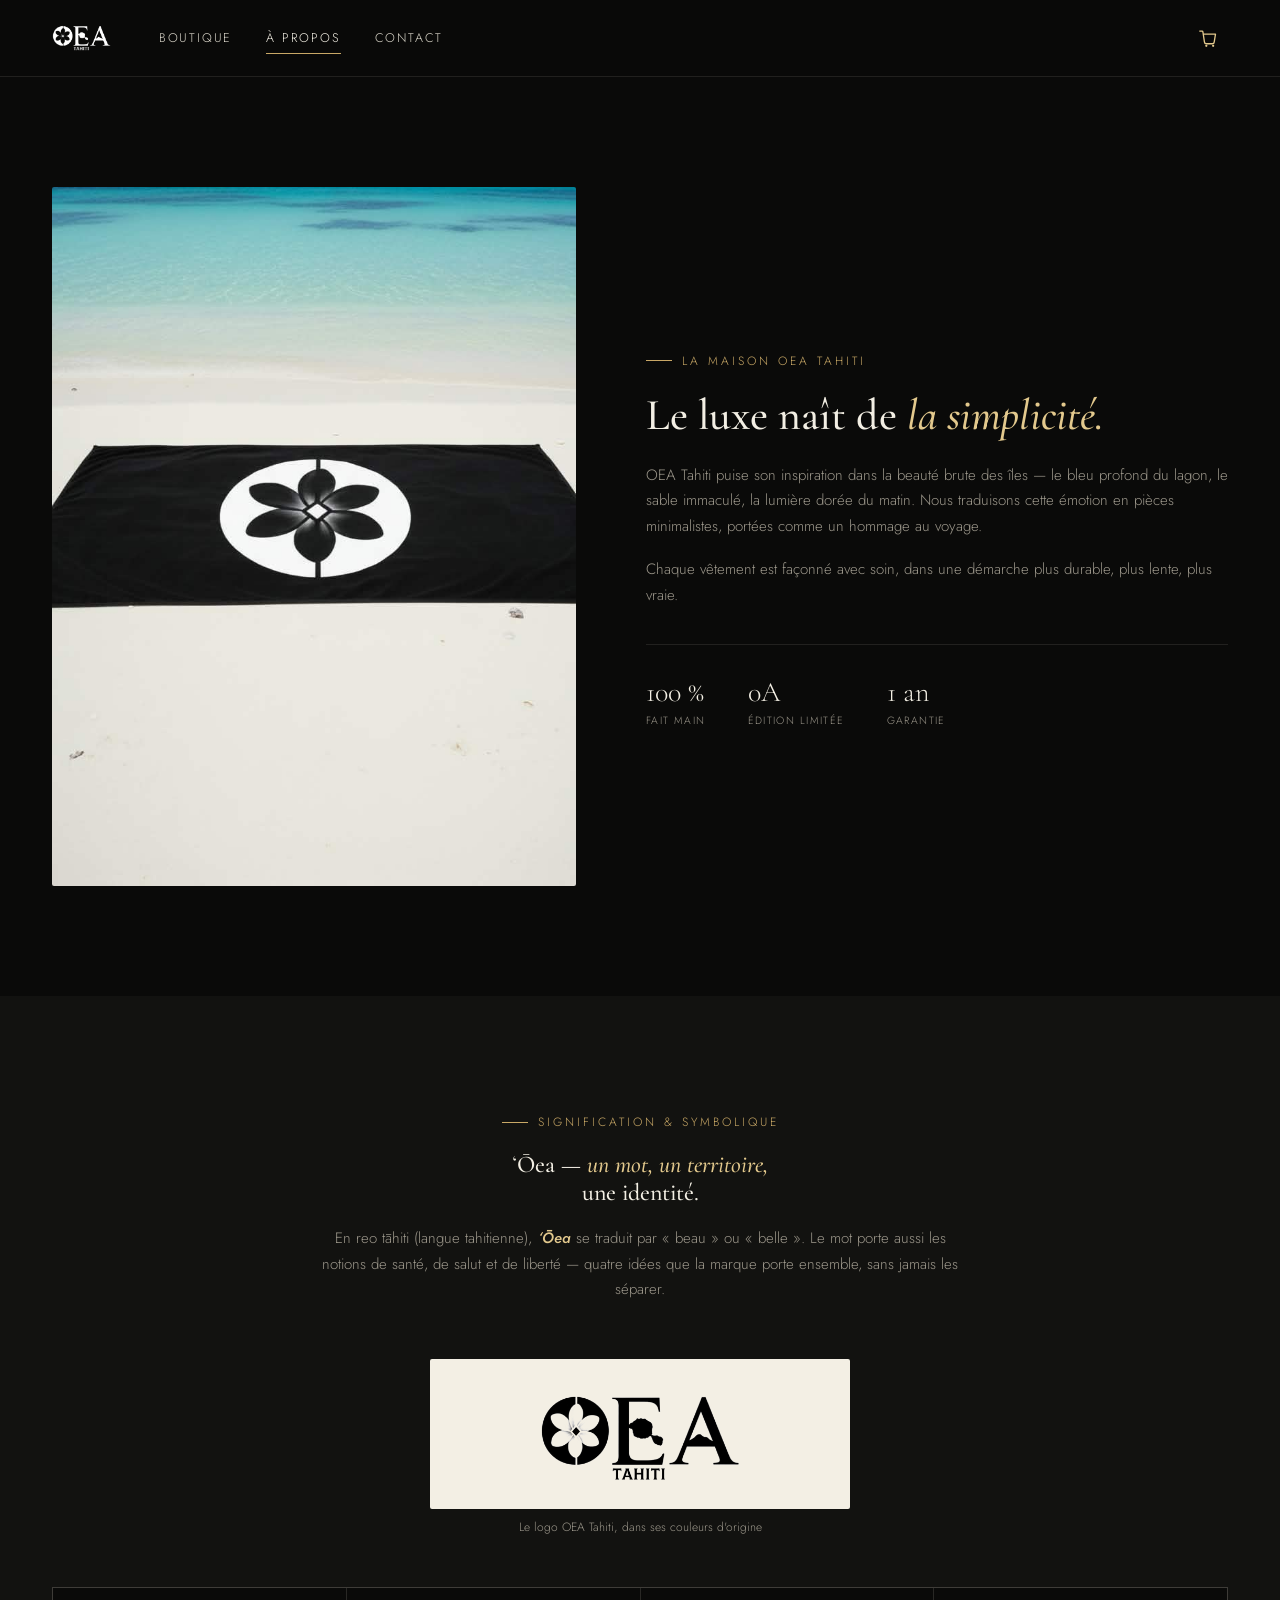
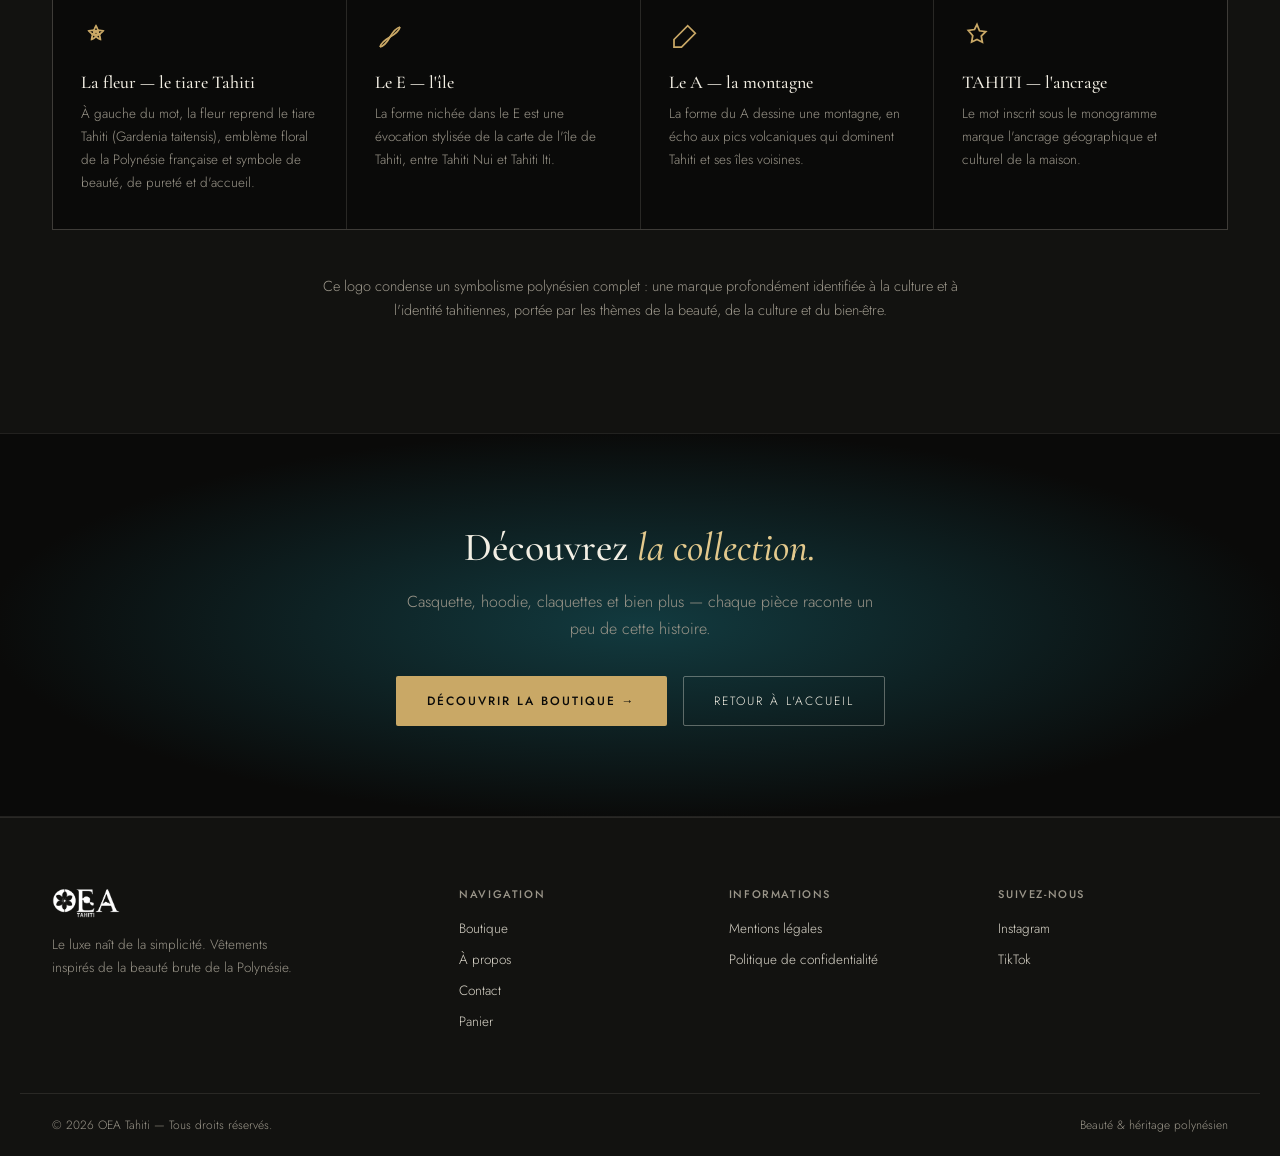
<file: oea/a-propos.html>
<!DOCTYPE html>
<html lang="fr">
<head>
<meta charset="UTF-8">
<meta name="viewport" content="width=device-width, initial-scale=1.0">
<title>Signification du nom OEA Tahiti (ʻŌea) &amp; symbolique du logo</title>
<meta name="description" content="ʻŌea signifie « beau, belle » en reo tāhiti et évoque aussi la santé, le salut et la liberté. Découvrez la symbolique du logo OEA Tahiti : tiare, île, montagne, et la Maison qui les réunit.">
<link rel="manifest" href="manifest.json">
<meta name="theme-color" content="#0a0a09">
<link rel="icon" type="image/png" sizes="32x32" href="assets/icons/favicon-32.png">
<link rel="icon" type="image/png" sizes="16x16" href="assets/icons/favicon-16.png">
<link rel="apple-touch-icon" sizes="180x180" href="assets/icons/apple-touch-icon.png">
<link rel="apple-touch-icon" sizes="167x167" href="assets/icons/apple-touch-icon-167.png">
<link rel="apple-touch-icon" sizes="152x152" href="assets/icons/apple-touch-icon-152.png">
<link rel="apple-touch-icon" sizes="120x120" href="assets/icons/apple-touch-icon-120.png">
<meta name="apple-mobile-web-app-capable" content="yes">
<meta name="apple-mobile-web-app-status-bar-style" content="black-translucent">
<meta name="apple-mobile-web-app-title" content="OEA Tahiti">
<meta name="mobile-web-app-capable" content="yes">
<link rel="stylesheet" href="css/style.css">
<script type="application/ld+json">
{
  "@context": "https://schema.org",
  "@type": "AboutPage",
  "name": "Signification du nom OEA Tahiti (ʻŌea) et symbolique du logo",
  "about": {
    "@type": "Brand",
    "name": "OEA Tahiti",
    "alternateName": "ʻŌea",
    "slogan": "Beauté, santé, salut, liberté."
  },
  "description": "ʻŌea (reo tāhiti) signifie beau/belle et évoque aussi la santé, le salut et la liberté. Le logo OEA Tahiti associe la fleur de tiare, une évocation de l'île de Tahiti dans le E, une montagne dans le A, et la mention TAHITI.",
  "inLanguage": "fr-FR"
}
</script>
</head>
<body>

<header class="site-header">
  <div class="header-inner">
    <a href="index.html" class="logo" aria-label="OEA Tahiti — accueil">
      <img src="assets/images/logo-oea-mark-dark.png" alt="OEA Tahiti" class="logo-mark-img">
    </a>
    <nav class="main-nav" id="main-nav">
      <a href="boutique.html">Boutique</a>
      <a href="a-propos.html" aria-current="page">À propos</a>
      <a href="contact.html">Contact</a>
    </nav>
    <a href="panier.html" class="cart-link" aria-label="Voir le panier">
      <svg class="cart-icon" viewBox="0 0 24 24" fill="none" stroke="currentColor" stroke-width="1.5" aria-hidden="true">
        <path d="M6 7h14l-1.5 9.2a2 2 0 0 1-2 1.8H9.4a2 2 0 0 1-2-1.8L5.6 4.4A1 1 0 0 0 4.6 3.5H2" stroke-linecap="round" stroke-linejoin="round"/>
        <circle cx="9.5" cy="20.3" r="1.3" fill="currentColor" stroke="none"/>
        <circle cx="17.3" cy="20.3" r="1.3" fill="currentColor" stroke="none"/>
      </svg>
      <span class="cart-badge" data-cart-count>0</span>
    </a>
    <button class="nav-toggle" id="navToggle" aria-label="Ouvrir le menu" aria-expanded="false">☰</button>
  </div>
</header>

<main>

  <section class="section">
    <div class="container">
      <div class="split">
        <div class="split-media">
          <div class="frame">
            <img src="assets/images/produit-serviette-fleur.jpg" alt="Fleur OEA Tahiti sur serviette de plage noire, lagon turquoise en arrière-plan">
          </div>
        </div>
        <div class="split-copy">
          <span class="eyebrow">La maison OEA Tahiti</span>
          <h2>Le luxe naît de <em>la simplicité.</em></h2>
          <p>OEA Tahiti puise son inspiration dans la beauté brute des îles — le bleu profond du lagon, le sable immaculé, la lumière dorée du matin. Nous traduisons cette émotion en pièces minimalistes, portées comme un hommage au voyage.</p>
          <p>Chaque vêtement est façonné avec soin, dans une démarche plus durable, plus lente, plus vraie.</p>
          <div class="stat-row">
            <div>
              <div class="stat-num">100 %</div>
              <div class="stat-label">Fait main</div>
            </div>
            <div>
              <div class="stat-num">0A</div>
              <div class="stat-label">Édition limitée</div>
            </div>
            <div>
              <div class="stat-num">1 an</div>
              <div class="stat-label">Garantie</div>
            </div>
          </div>
        </div>
      </div>
    </div>
  </section>

  <section class="section section-alt" id="signification">
    <div class="container">
      <div class="section-lede">
        <span class="eyebrow" style="justify-content:center;">Signification &amp; symbolique</span>
        <h2>ʻŌea — <em>un mot, un territoire,</em><br>une identité.</h2>
        <p style="margin-top:20px;">En reo tāhiti (langue tahitienne), <em>ʻŌea</em> se traduit par « beau » ou « belle ». Le mot porte aussi les notions de santé, de salut et de liberté — quatre idées que la marque porte ensemble, sans jamais les séparer.</p>
      </div>

      <div class="logo-showcase-card">
        <img src="assets/images/logo-oea-mark-original.png" alt="Logo OEA Tahiti : fleur de tiare, île stylisée dans le E, montagne dans le A" loading="lazy">
      </div>
      <p class="logo-showcase-caption">Le logo OEA Tahiti, dans ses couleurs d'origine</p>

      <div class="feature-grid">
        <div class="feature-card">
          <div class="feature-icon">
            <svg viewBox="0 0 24 24" fill="none" stroke="currentColor" stroke-width="1.4"><path d="M12 3c2 3 2 6 0 9-2-3-2-6 0-9Z"/><path d="M12 3c2 3 2 6 0 9-2-3-2-6 0-9Z" transform="rotate(72 12 9)"/><path d="M12 3c2 3 2 6 0 9-2-3-2-6 0-9Z" transform="rotate(144 12 9)"/><path d="M12 3c2 3 2 6 0 9-2-3-2-6 0-9Z" transform="rotate(216 12 9)"/><path d="M12 3c2 3 2 6 0 9-2-3-2-6 0-9Z" transform="rotate(288 12 9)"/></svg>
          </div>
          <h3>La fleur — le tiare Tahiti</h3>
          <p>À gauche du mot, la fleur reprend le tiare Tahiti (Gardenia taitensis), emblème floral de la Polynésie française et symbole de beauté, de pureté et d'accueil.</p>
        </div>
        <div class="feature-card">
          <div class="feature-icon">
            <svg viewBox="0 0 24 24" fill="none" stroke="currentColor" stroke-width="1.4"><path d="M4 20c8-2 8-14 16-16"/><path d="M4 20c2-8 14-8 16-16"/></svg>
          </div>
          <h3>Le E — l'île</h3>
          <p>La forme nichée dans le E est une évocation stylisée de la carte de l'île de Tahiti, entre Tahiti Nui et Tahiti Iti.</p>
        </div>
        <div class="feature-card">
          <div class="feature-icon">
            <svg viewBox="0 0 24 24" fill="none" stroke="currentColor" stroke-width="1.4"><path d="M15 3l6 6-11 11H4v-6L15 3z"/></svg>
          </div>
          <h3>Le A — la montagne</h3>
          <p>La forme du A dessine une montagne, en écho aux pics volcaniques qui dominent Tahiti et ses îles voisines.</p>
        </div>
        <div class="feature-card">
          <div class="feature-icon">
            <svg viewBox="0 0 24 24" fill="none" stroke="currentColor" stroke-width="1.4"><path d="M12 2l2 5 5 .7-3.6 3.5.9 5-4.3-2.3L7.7 16l.9-5L5 6.7 10 6z"/></svg>
          </div>
          <h3>TAHITI — l'ancrage</h3>
          <p>Le mot inscrit sous le monogramme marque l'ancrage géographique et culturel de la maison.</p>
        </div>
      </div>

      <p style="max-width:640px; margin:44px auto 0; text-align:center; color:var(--oea-text-muted); font-size:14.5px;">Ce logo condense un symbolisme polynésien complet : une marque profondément identifiée à la culture et à l'identité tahitiennes, portée par les thèmes de la beauté, de la culture et du bien-être.</p>
    </div>
  </section>

  <section class="cta-banner">
    <div class="container">
      <h2>Découvrez <em>la collection.</em></h2>
      <p>Casquette, hoodie, claquettes et bien plus — chaque pièce raconte un peu de cette histoire.</p>
      <div class="ctas">
        <a href="boutique.html" class="btn btn-gold">Découvrir la boutique →</a>
        <a href="index.html" class="btn btn-outline">Retour à l'accueil</a>
      </div>
    </div>
  </section>

</main>

<footer class="site-footer">
  <div class="container footer-inner">
    <div class="footer-brand">
      <span class="logo">
        <img src="assets/images/logo-oea-mark-dark.png" alt="OEA Tahiti" class="logo-mark-img">
      </span>
      <p>Le luxe naît de la simplicité. Vêtements inspirés de la beauté brute de la Polynésie.</p>
    </div>
    <div class="footer-col">
      <h4>Navigation</h4>
      <a href="boutique.html">Boutique</a>
      <a href="a-propos.html">À propos</a>
      <a href="contact.html">Contact</a>
      <a href="panier.html">Panier</a>
    </div>
    <div class="footer-col">
      <h4>Informations</h4>
      <a href="mentions-legales.html">Mentions légales</a>
      <a href="politique-confidentialite.html">Politique de confidentialité</a>
    </div>
    <div class="footer-col">
      <h4>Suivez-nous</h4>
      <a href="#" target="_blank" rel="noopener">Instagram</a>
      <a href="#" target="_blank" rel="noopener">TikTok</a>
    </div>
  </div>
  <div class="footer-bottom">
    <span>© <span data-year>2026</span> OEA Tahiti — Tous droits réservés.</span>
    <span>Beauté &amp; héritage polynésien</span>
  </div>
</footer>

<script src="js/cart.js"></script>
<script src="js/main.js"></script>
</body>
</html>
</file>
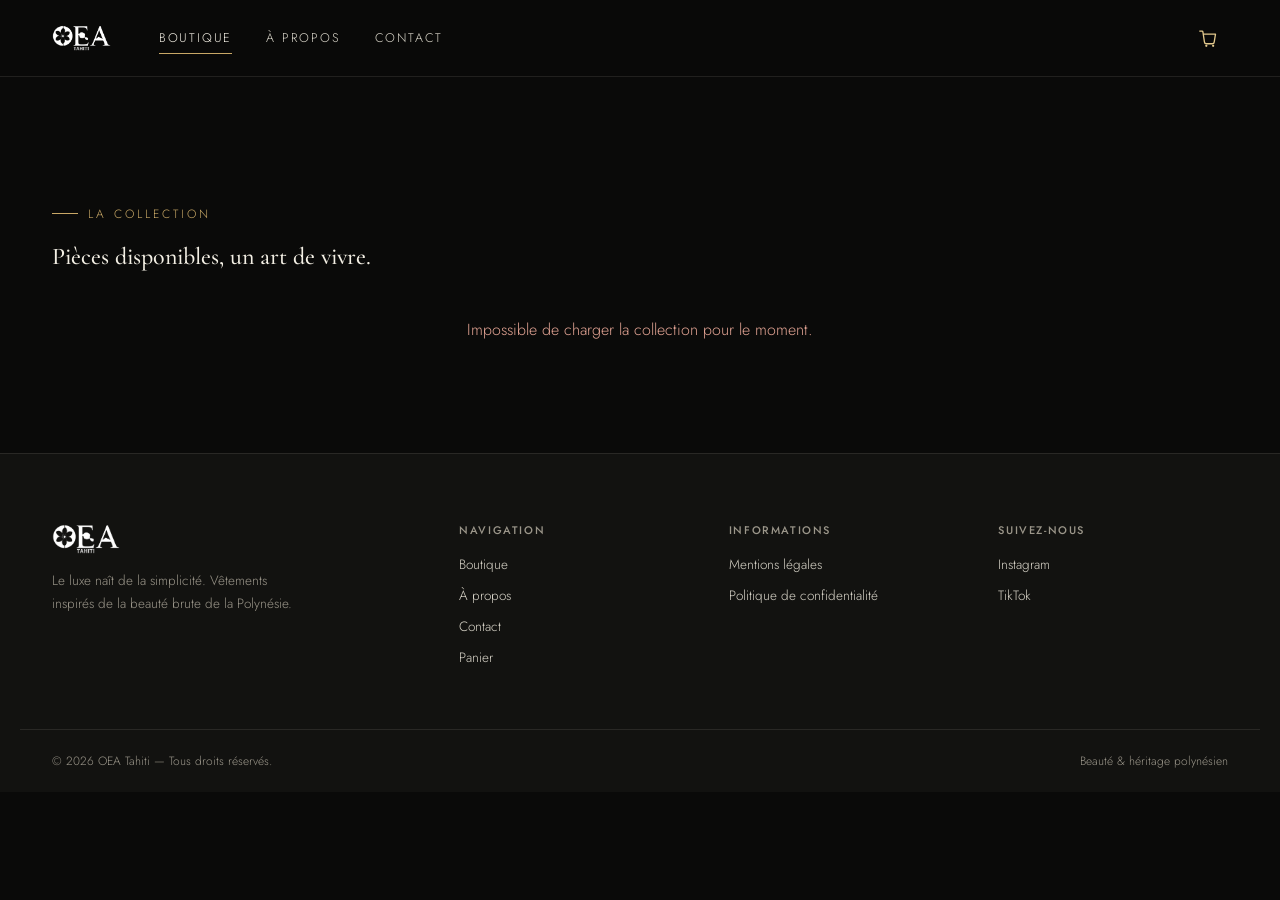
<file: oea/boutique.html>
<!DOCTYPE html>
<html lang="fr">
<head>
    <meta charset="UTF-8">
    <meta name="viewport" content="width=device-width, initial-scale=1.0">
    <title>Boutique — OEA Tahiti</title>
    <link rel="manifest" href="manifest.json">
<meta name="theme-color" content="#0a0a09">
<link rel="icon" type="image/png" sizes="32x32" href="assets/icons/favicon-32.png">
<link rel="icon" type="image/png" sizes="16x16" href="assets/icons/favicon-16.png">
<link rel="apple-touch-icon" sizes="180x180" href="assets/icons/apple-touch-icon.png">
<link rel="apple-touch-icon" sizes="167x167" href="assets/icons/apple-touch-icon-167.png">
<link rel="apple-touch-icon" sizes="152x152" href="assets/icons/apple-touch-icon-152.png">
<link rel="apple-touch-icon" sizes="120x120" href="assets/icons/apple-touch-icon-120.png">
<meta name="apple-mobile-web-app-capable" content="yes">
<meta name="apple-mobile-web-app-status-bar-style" content="black-translucent">
<meta name="apple-mobile-web-app-title" content="OEA Tahiti">
<meta name="mobile-web-app-capable" content="yes">
    <link rel="stylesheet" href="css/style.css">
</head>
<body>
<header class="site-header">
    <div class="header-inner">
        <a href="index.html" class="logo" aria-label="OEA Tahiti — accueil">
            <img src="assets/images/logo-oea-mark-dark.png" alt="OEA Tahiti" class="logo-mark-img">
        </a>
        <nav class="main-nav" id="main-nav">
            <a href="boutique.html" aria-current="page">Boutique</a>
            <a href="a-propos.html">À propos</a>
            <a href="contact.html">Contact</a>
        </nav>
        <a href="panier.html" class="cart-link" aria-label="Voir le panier">
            <svg class="cart-icon" viewBox="0 0 24 24" fill="none" stroke="currentColor" stroke-width="1.5" aria-hidden="true">
                <path d="M6 7h14l-1.5 9.2a2 2 0 0 1-2 1.8H9.4a2 2 0 0 1-2-1.8L5.6 4.4A1 1 0 0 0 4.6 3.5H2" stroke-linecap="round" stroke-linejoin="round"/>
                <circle cx="9.5" cy="20.3" r="1.3" fill="currentColor" stroke="none"/>
                <circle cx="17.3" cy="20.3" r="1.3" fill="currentColor" stroke="none"/>
            </svg>
            <span class="cart-badge" data-cart-count>0</span>
        </a>
        <button class="nav-toggle" id="navToggle" aria-label="Ouvrir le menu" aria-expanded="false">☰</button>
    </div>
</header>
<main class="section" style="padding-top: 120px;">
    <div class="container">
        <span class="eyebrow">La collection</span>
        <h2>Pièces disponibles, un art de vivre.</h2>

        <!-- Grille injectée dynamiquement par le JS depuis Airtable -->
        <div class="product-grid" id="products-grid" style="margin-top: 46px;">
            <!-- Chargement en cours... -->
        </div>
    </div>
</main>
<footer class="site-footer">
    <div class="container footer-inner">
        <div class="footer-brand">
            <span class="logo">
                <img src="assets/images/logo-oea-mark-dark.png" alt="OEA Tahiti" class="logo-mark-img">
            </span>
            <p>Le luxe naît de la simplicité. Vêtements inspirés de la beauté brute de la Polynésie.</p>
        </div>
        <div class="footer-col">
            <h4>Navigation</h4>
            <a href="boutique.html">Boutique</a>
            <a href="a-propos.html">À propos</a>
            <a href="contact.html">Contact</a>
            <a href="panier.html">Panier</a>
        </div>
        <div class="footer-col">
            <h4>Informations</h4>
            <a href="mentions-legales.html">Mentions légales</a>
            <a href="politique-confidentialite.html">Politique de confidentialité</a>
        </div>
        <div class="footer-col">
            <h4>Suivez-nous</h4>
            <a href="#" target="_blank" rel="noopener">Instagram</a>
            <a href="#" target="_blank" rel="noopener">TikTok</a>
        </div>
    </div>
    <div class="footer-bottom">
        <span>© <span data-year>2026</span> OEA Tahiti — Tous droits réservés.</span>
        <span>Beauté &amp; héritage polynésien</span>
    </div>
</footer>
<script src="js/cart.js"></script>
<script src="js/main.js"></script>
</body>
</html>
</file>
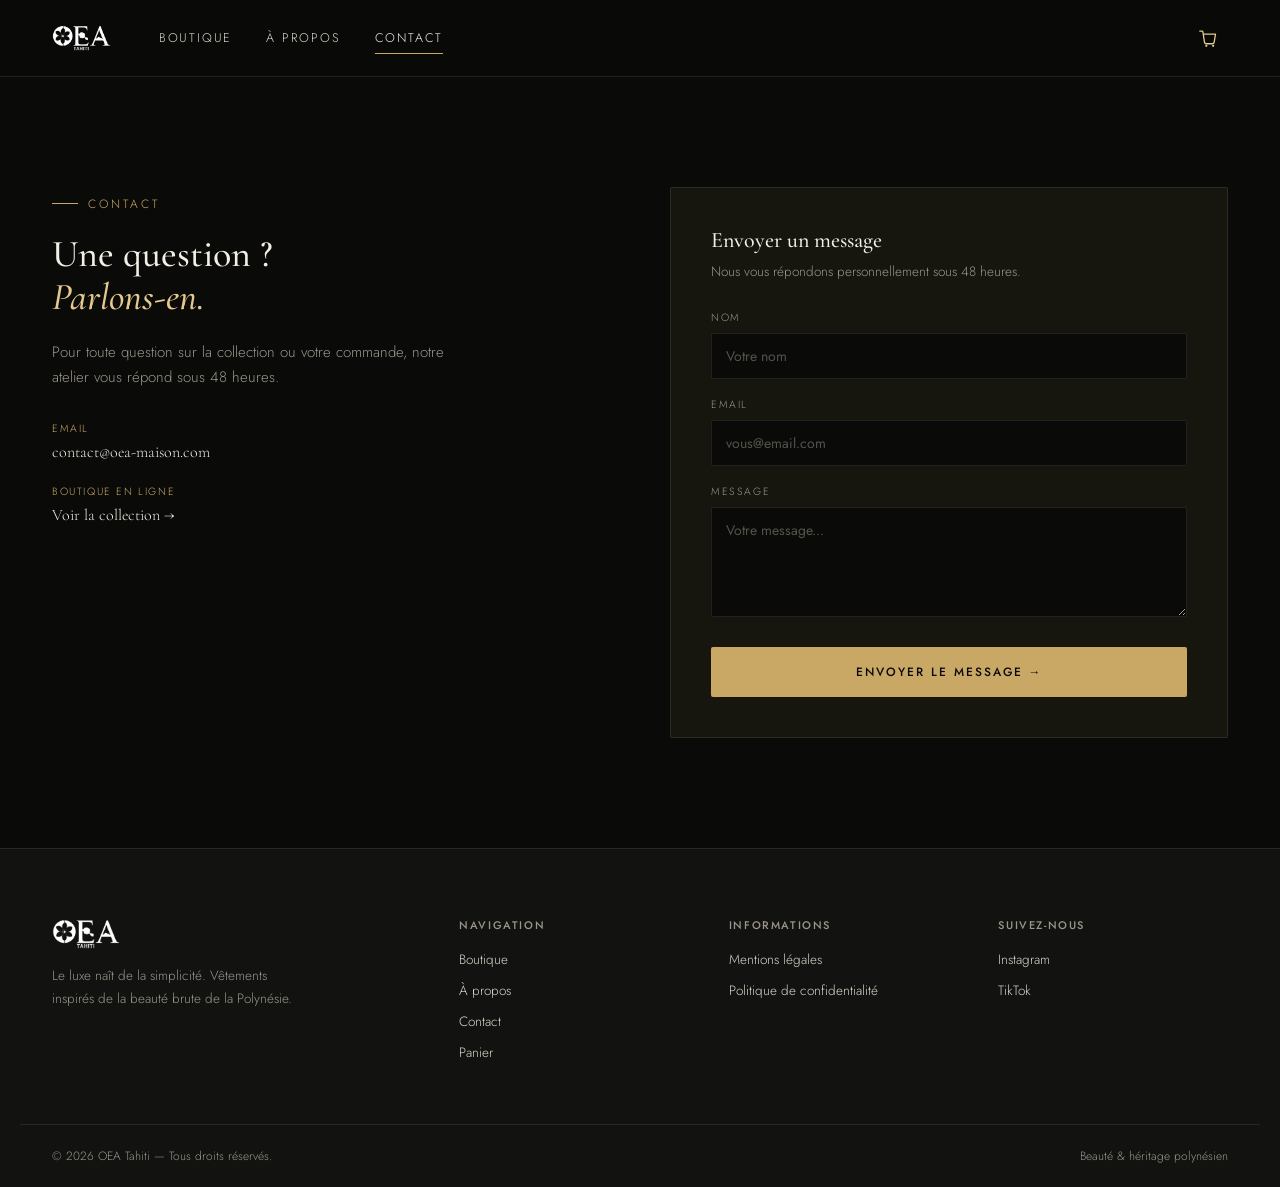
<file: oea/contact.html>
<!DOCTYPE html>
<html lang="fr">
<head>
<meta charset="UTF-8">
<meta name="viewport" content="width=device-width, initial-scale=1.0">
<title>Contact — OEA Tahiti</title>
<meta name="description" content="Contactez la maison OEA Tahiti pour toute question sur la collection ou votre commande.">
<link rel="manifest" href="manifest.json">
<meta name="theme-color" content="#0a0a09">
<link rel="icon" type="image/png" sizes="32x32" href="assets/icons/favicon-32.png">
<link rel="icon" type="image/png" sizes="16x16" href="assets/icons/favicon-16.png">
<link rel="apple-touch-icon" sizes="180x180" href="assets/icons/apple-touch-icon.png">
<link rel="apple-touch-icon" sizes="167x167" href="assets/icons/apple-touch-icon-167.png">
<link rel="apple-touch-icon" sizes="152x152" href="assets/icons/apple-touch-icon-152.png">
<link rel="apple-touch-icon" sizes="120x120" href="assets/icons/apple-touch-icon-120.png">
<meta name="apple-mobile-web-app-capable" content="yes">
<meta name="apple-mobile-web-app-status-bar-style" content="black-translucent">
<meta name="apple-mobile-web-app-title" content="OEA Tahiti">
<meta name="mobile-web-app-capable" content="yes">
<link rel="stylesheet" href="css/style.css">
</head>
<body>

<header class="site-header">
  <div class="header-inner">
    <a href="index.html" class="logo" aria-label="OEA Tahiti — accueil">
      <img src="assets/images/logo-oea-mark-dark.png" alt="OEA Tahiti" class="logo-mark-img">
    </a>
    <nav class="main-nav" id="main-nav">
      <a href="boutique.html">Boutique</a>
      <a href="a-propos.html">À propos</a>
      <a href="contact.html" aria-current="page">Contact</a>
    </nav>
    <a href="panier.html" class="cart-link" aria-label="Voir le panier">
      <svg class="cart-icon" viewBox="0 0 24 24" fill="none" stroke="currentColor" stroke-width="1.5" aria-hidden="true">
        <path d="M6 7h14l-1.5 9.2a2 2 0 0 1-2 1.8H9.4a2 2 0 0 1-2-1.8L5.6 4.4A1 1 0 0 0 4.6 3.5H2" stroke-linecap="round" stroke-linejoin="round"/>
        <circle cx="9.5" cy="20.3" r="1.3" fill="currentColor" stroke="none"/>
        <circle cx="17.3" cy="20.3" r="1.3" fill="currentColor" stroke="none"/>
      </svg>
      <span class="cart-badge" data-cart-count>0</span>
    </a>
    <button class="nav-toggle" id="navToggle" aria-label="Ouvrir le menu" aria-expanded="false">☰</button>
  </div>
</header>

<main>
  <section class="section">
    <div class="container">
      <div class="contact-grid">
        <div class="contact-info">
          <span class="eyebrow">Contact</span>
          <h2>Une question ?<br><em>Parlons-en.</em></h2>
          <p>Pour toute question sur la collection ou votre commande, notre atelier vous répond sous 48 heures.</p>

          <div class="contact-detail">
            <div class="label">Email</div>
            <div class="value">contact@oea-maison.com</div>
          </div>
          <div class="contact-detail">
            <div class="label">Boutique en ligne</div>
            <div class="value"><a href="boutique.html">Voir la collection →</a></div>
          </div>
        </div>

        <form class="devis-form" id="contactForm">
          <h3>Envoyer un message</h3>
          <p>Nous vous répondons personnellement sous 48 heures.</p>
          <div id="statusMessage" style="margin-bottom:15px; font-size:14px;"></div>

          <input type="hidden" name="access_key" value="VOTRE_CLE_WEB3FORMS_ICI">
          <input type="hidden" name="subject" value="Nouveau message — Contact OEA Tahiti">
          <input type="checkbox" name="botcheck" style="display:none">

          <div class="field field-full">
            <label for="c-nom">Nom</label>
            <input type="text" id="c-nom" name="name" placeholder="Votre nom" required>
          </div>
          <div class="field field-full">
            <label for="c-email">Email</label>
            <input type="email" id="c-email" name="email" placeholder="vous@email.com" required>
          </div>
          <div class="field field-full">
            <label for="c-message">Message</label>
            <textarea id="c-message" name="message" placeholder="Votre message..." required></textarea>
          </div>

          <button type="submit" class="btn btn-gold form-submit" id="btnSubmit">Envoyer le message →</button>
        </form>
      </div>
    </div>
  </section>
</main>

<footer class="site-footer">
  <div class="container footer-inner">
    <div class="footer-brand">
      <span class="logo">
        <img src="assets/images/logo-oea-mark-dark.png" alt="OEA Tahiti" class="logo-mark-img">
      </span>
      <p>Le luxe naît de la simplicité. Vêtements inspirés de la beauté brute de la Polynésie.</p>
    </div>
    <div class="footer-col">
      <h4>Navigation</h4>
      <a href="boutique.html">Boutique</a>
      <a href="a-propos.html">À propos</a>
      <a href="contact.html">Contact</a>
      <a href="panier.html">Panier</a>
    </div>
    <div class="footer-col">
      <h4>Informations</h4>
      <a href="mentions-legales.html">Mentions légales</a>
      <a href="politique-confidentialite.html">Politique de confidentialité</a>
    </div>
    <div class="footer-col">
      <h4>Suivez-nous</h4>
      <a href="#" target="_blank" rel="noopener">Instagram</a>
      <a href="#" target="_blank" rel="noopener">TikTok</a>
    </div>
  </div>
  <div class="footer-bottom">
    <span>© 2026 OEA Tahiti — Tous droits réservés.</span>
    <span>Beauté &amp; héritage polynésien</span>
  </div>
</footer>

<script>
  const form = document.getElementById('contactForm');
  const status = document.getElementById('statusMessage');
  const btn = document.getElementById('btnSubmit');

  form.addEventListener('submit', async (e) => {
    e.preventDefault();
    btn.disabled = true;
    btn.textContent = "Envoi en cours...";
    const formData = new FormData(form);

    try {
      const response = await fetch("https://api.web3forms.com/submit", {
        method: "POST",
        body: formData
      });
      const data = await response.json();
      if (data.success) {
        status.style.color = "#4ade80";
        status.textContent = "Message envoyé avec succès !";
        form.reset();
      } else {
        throw new Error();
      }
    } catch (err) {
      status.style.color = "#ff6b6b";
      status.textContent = "Erreur lors de l'envoi. Veuillez réessayer.";
    } finally {
      btn.disabled = false;
      btn.textContent = "Envoyer le message →";
    }
  });
</script>
<script src="js/cart.js"></script>
<script src="js/main.js"></script>
</body>
</html>
</file>
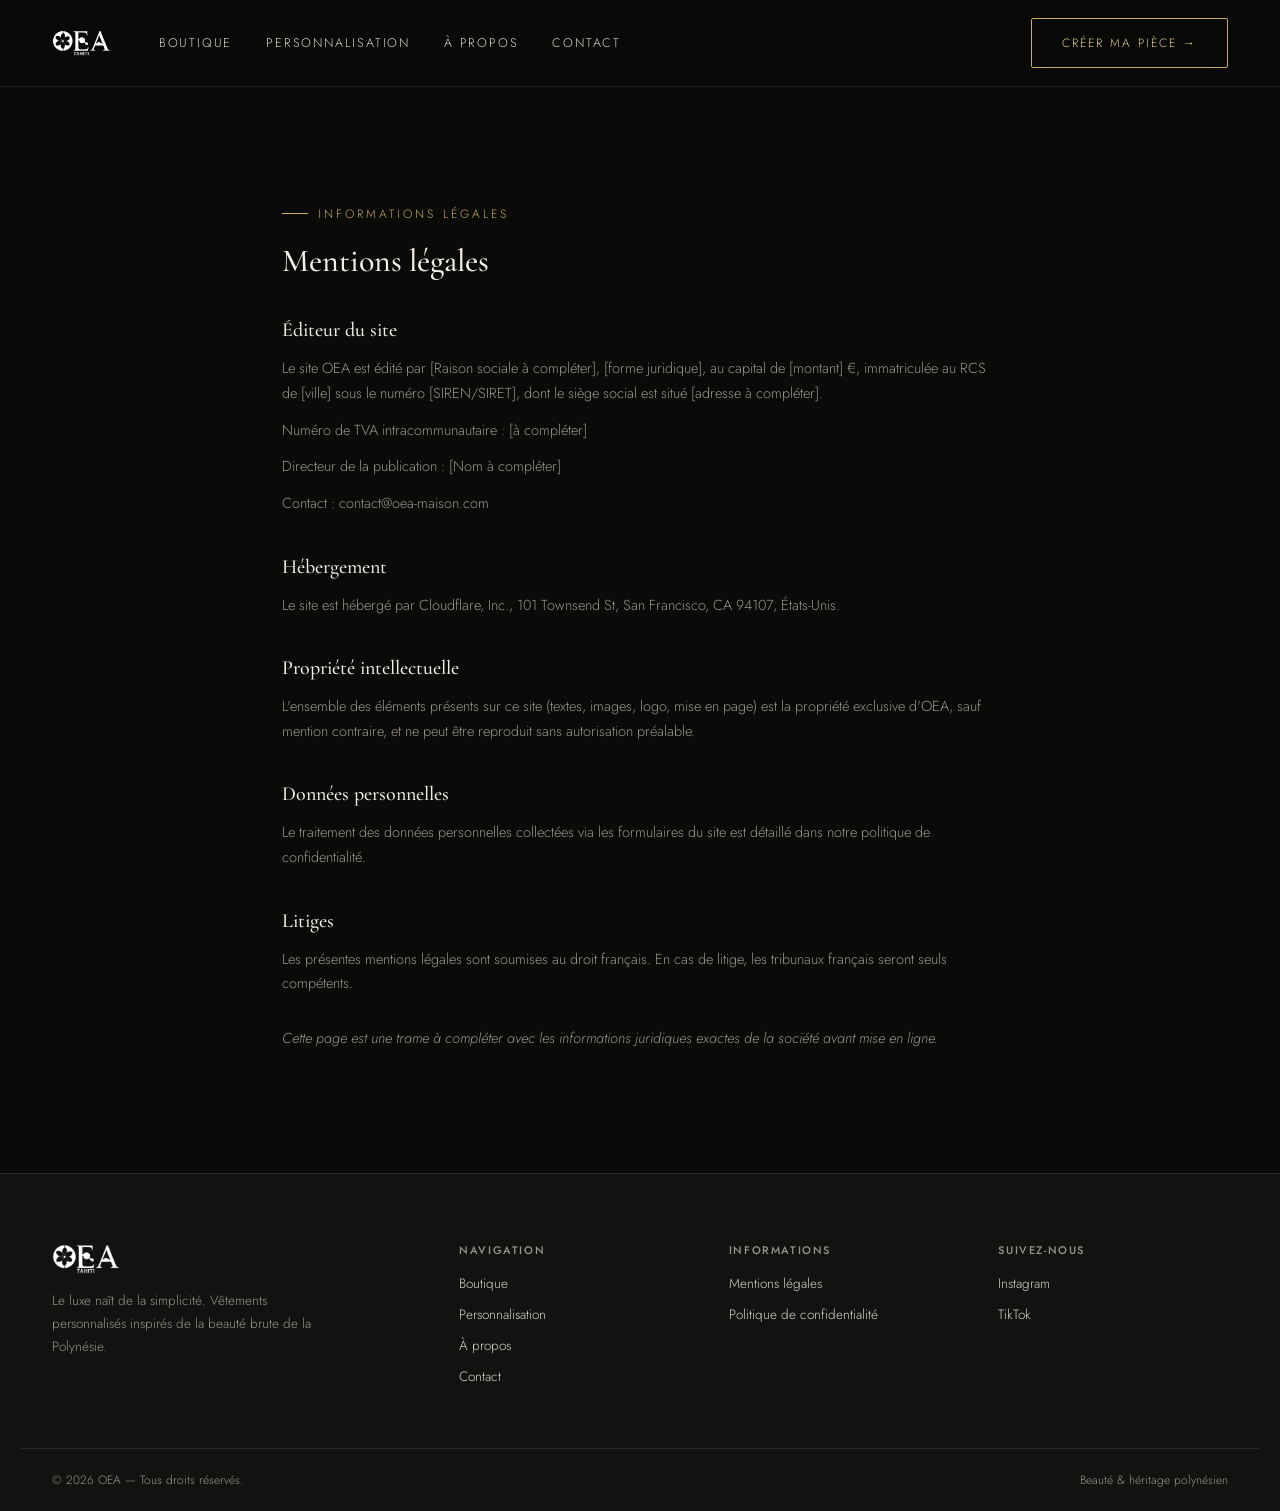
<file: oea/mentions-legales.html>
<!DOCTYPE html>
<html lang="fr">
<head>
<meta charset="UTF-8">
<meta name="viewport" content="width=device-width, initial-scale=1.0">
<title>Mentions légales — OEA</title>
<link rel="icon" href="data:,">
<link rel="stylesheet" href="css/style.css">
</head>
<body>

<header class="site-header">
  <div class="header-inner">
    <a href="index.html" class="logo" aria-label="OEA Tahiti — accueil">
      <img src="assets/images/logo-oea-mark-dark.png" alt="OEA Tahiti" class="logo-mark-img">
    </a>
    <nav class="main-nav" id="main-nav">
      <a href="boutique.html">Boutique</a>
      <a href="personnalisation.html">Personnalisation</a>
      <a href="a-propos.html">À propos</a>
      <a href="contact.html">Contact</a>
    </nav>
    <a href="personnalisation.html#devis" class="btn btn-outline-gold header-cta">Créer ma pièce →</a>
    <button class="nav-toggle" id="navToggle" aria-label="Ouvrir le menu" aria-expanded="false">☰</button>
  </div>
</header>

<main>
  <section class="section">
    <div class="container legal-content">
      <span class="eyebrow">Informations légales</span>
      <h1 style="font-size:32px; margin-bottom:30px;">Mentions légales</h1>

      <h2>Éditeur du site</h2>
      <p>Le site OEA est édité par [Raison sociale à compléter], [forme juridique], au capital de [montant] €, immatriculée au RCS de [ville] sous le numéro [SIREN/SIRET], dont le siège social est situé [adresse à compléter].</p>
      <p>Numéro de TVA intracommunautaire : [à compléter]</p>
      <p>Directeur de la publication : [Nom à compléter]</p>
      <p>Contact : contact@oea-maison.com</p>

      <h2>Hébergement</h2>
      <p>Le site est hébergé par Cloudflare, Inc., 101 Townsend St, San Francisco, CA 94107, États-Unis.</p>

      <h2>Propriété intellectuelle</h2>
      <p>L'ensemble des éléments présents sur ce site (textes, images, logo, mise en page) est la propriété exclusive d'OEA, sauf mention contraire, et ne peut être reproduit sans autorisation préalable.</p>

      <h2>Données personnelles</h2>
      <p>Le traitement des données personnelles collectées via les formulaires du site est détaillé dans notre <a href="politique-confidentialite.html">politique de confidentialité</a>.</p>

      <h2>Litiges</h2>
      <p>Les présentes mentions légales sont soumises au droit français. En cas de litige, les tribunaux français seront seuls compétents.</p>

      <p style="margin-top:30px; font-style:italic;">Cette page est une trame à compléter avec les informations juridiques exactes de la société avant mise en ligne.</p>
    </div>
  </section>
</main>

<footer class="site-footer">
  <div class="container footer-inner">
    <div class="footer-brand">
      <span class="logo">
        <img src="assets/images/logo-oea-mark-dark.png" alt="OEA Tahiti" class="logo-mark-img">
      </span>
      <p>Le luxe naît de la simplicité. Vêtements personnalisés inspirés de la beauté brute de la Polynésie.</p>
    </div>
    <div class="footer-col">
      <h4>Navigation</h4>
      <a href="boutique.html">Boutique</a>
      <a href="personnalisation.html">Personnalisation</a>
      <a href="a-propos.html">À propos</a>
      <a href="contact.html">Contact</a>
    </div>
    <div class="footer-col">
      <h4>Informations</h4>
      <a href="mentions-legales.html">Mentions légales</a>
      <a href="politique-confidentialite.html">Politique de confidentialité</a>
    </div>
    <div class="footer-col">
      <h4>Suivez-nous</h4>
      <a href="#" target="_blank" rel="noopener">Instagram</a>
      <a href="#" target="_blank" rel="noopener">TikTok</a>
    </div>
  </div>
  <div class="footer-bottom">
    <span>© <span data-year>2026</span> OEA — Tous droits réservés.</span>
    <span>Beauté &amp; héritage polynésien</span>
  </div>
</footer>

<script src="js/main.js"></script>
</body>
</html>
</file>
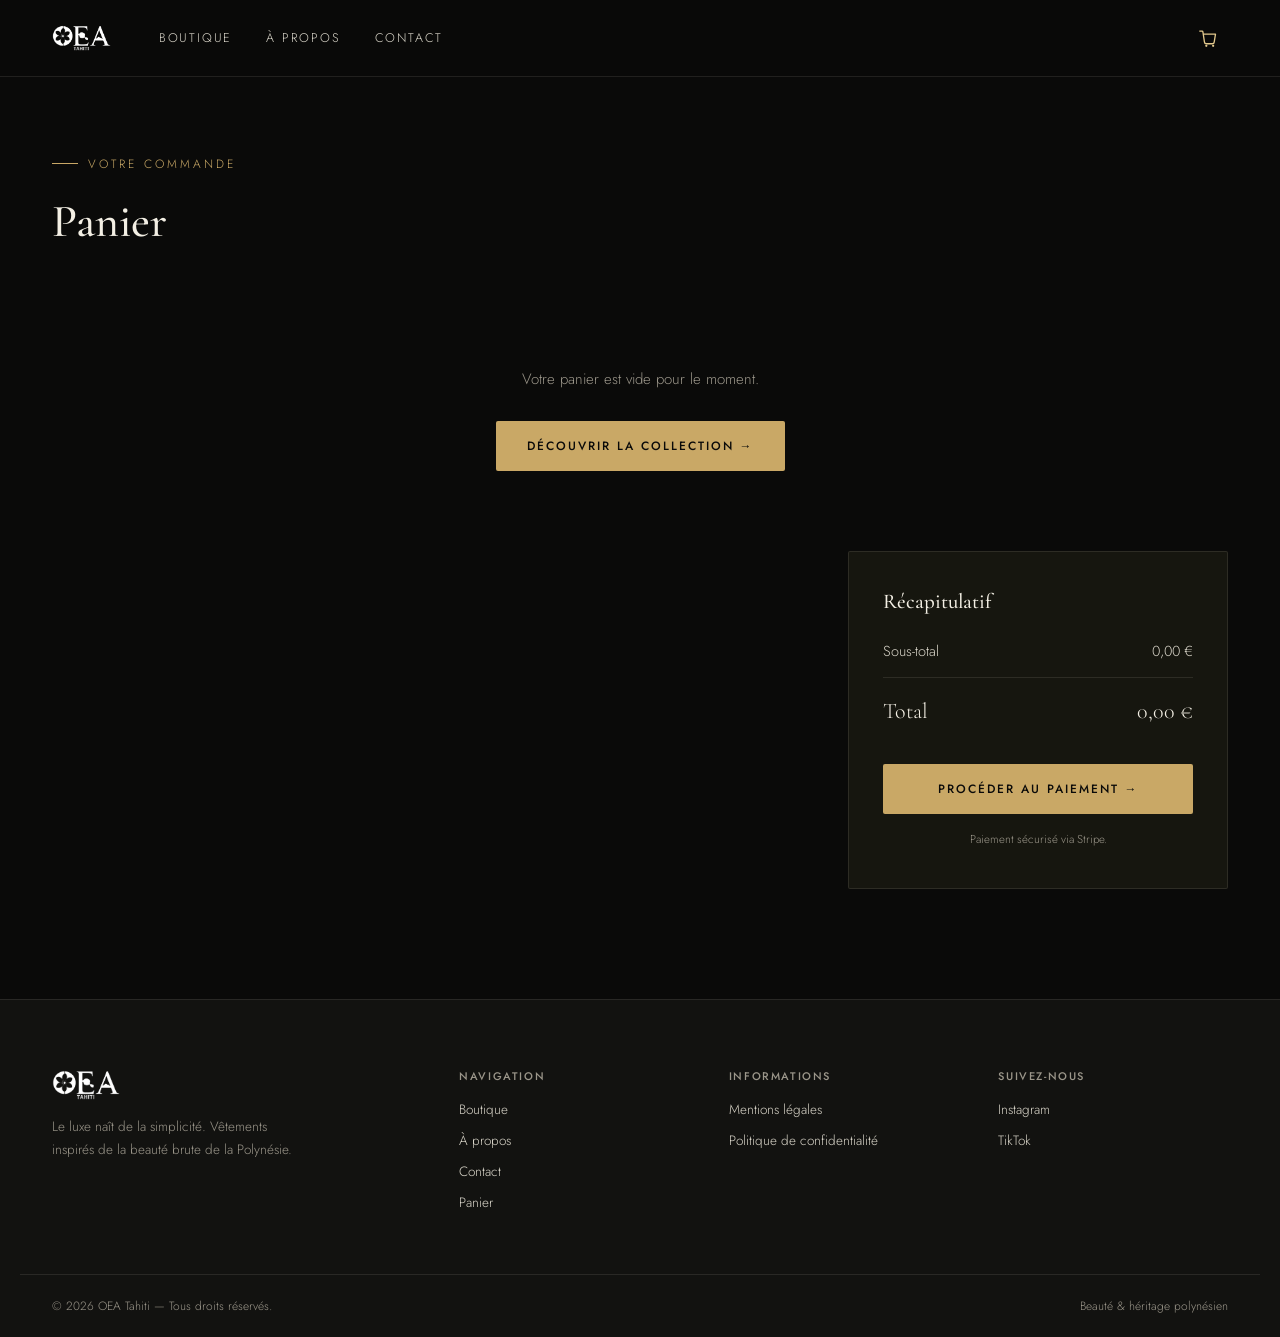
<file: oea/panier.html>
<!DOCTYPE html>
<html lang="fr">
<head>
<meta charset="UTF-8">
<meta name="viewport" content="width=device-width, initial-scale=1.0">
<title>Panier — OEA Tahiti</title>
<meta name="description" content="Votre panier OEA Tahiti — vérifiez vos articles avant de procéder au paiement sécurisé.">
<link rel="manifest" href="manifest.json">
<meta name="theme-color" content="#0a0a09">
<link rel="icon" type="image/png" sizes="32x32" href="assets/icons/favicon-32.png">
<link rel="icon" type="image/png" sizes="16x16" href="assets/icons/favicon-16.png">
<link rel="apple-touch-icon" sizes="180x180" href="assets/icons/apple-touch-icon.png">
<link rel="apple-touch-icon" sizes="167x167" href="assets/icons/apple-touch-icon-167.png">
<link rel="apple-touch-icon" sizes="152x152" href="assets/icons/apple-touch-icon-152.png">
<link rel="apple-touch-icon" sizes="120x120" href="assets/icons/apple-touch-icon-120.png">
<meta name="apple-mobile-web-app-capable" content="yes">
<meta name="apple-mobile-web-app-status-bar-style" content="black-translucent">
<meta name="apple-mobile-web-app-title" content="OEA Tahiti">
<meta name="mobile-web-app-capable" content="yes">
<link rel="stylesheet" href="css/style.css">
</head>
<body>

<header class="site-header">
    <div class="header-inner">
        <a href="index.html" class="logo" aria-label="OEA Tahiti — accueil">
            <img src="assets/images/logo-oea-mark-dark.png" alt="OEA Tahiti" class="logo-mark-img">
        </a>
        <nav class="main-nav" id="main-nav">
            <a href="boutique.html">Boutique</a>
            <a href="a-propos.html">À propos</a>
            <a href="contact.html">Contact</a>
        </nav>
        <a href="panier.html" class="cart-link" aria-label="Voir le panier">
            <svg class="cart-icon" viewBox="0 0 24 24" fill="none" stroke="currentColor" stroke-width="1.5" aria-hidden="true">
                <path d="M6 7h14l-1.5 9.2a2 2 0 0 1-2 1.8H9.4a2 2 0 0 1-2-1.8L5.6 4.4A1 1 0 0 0 4.6 3.5H2" stroke-linecap="round" stroke-linejoin="round"/>
                <circle cx="9.5" cy="20.3" r="1.3" fill="currentColor" stroke="none"/>
                <circle cx="17.3" cy="20.3" r="1.3" fill="currentColor" stroke="none"/>
            </svg>
            <span class="cart-badge" data-cart-count>0</span>
        </a>
        <button class="nav-toggle" id="navToggle" aria-label="Ouvrir le menu" aria-expanded="false">☰</button>
    </div>
</header>

<main>

  <section class="page-hero">
    <div class="container">
      <span class="eyebrow">Votre commande</span>
      <h1>Panier</h1>
    </div>
  </section>

  <section class="section" style="padding-top: 40px;">
    <div class="container">

      <div class="cart-empty" id="cart-empty" hidden>
        <p>Votre panier est vide pour le moment.</p>
        <a href="boutique.html" class="btn btn-gold">Découvrir la collection →</a>
      </div>

      <div class="cart-layout" id="cart-content" hidden>
        <div class="cart-lines" id="cart-lines">
          <!-- injecté par js/cart-page.js -->
        </div>

        <aside class="cart-summary">
          <h3>Récapitulatif</h3>
          <div class="cart-summary-row">
            <span>Sous-total</span>
            <span id="cart-subtotal">0,00 €</span>
          </div>
          <div class="cart-summary-row cart-summary-total">
            <span>Total</span>
            <span id="cart-total">0,00 €</span>
          </div>

          <div class="form-status" id="checkout-status" role="status" aria-live="polite"></div>

          <button type="button" class="btn btn-gold btn-block" id="checkout-btn">Procéder au paiement →</button>
          <p class="form-note">Paiement sécurisé via Stripe.</p>
        </aside>
      </div>

    </div>
  </section>

</main>

<footer class="site-footer">
    <div class="container footer-inner">
        <div class="footer-brand">
            <span class="logo">
                <img src="assets/images/logo-oea-mark-dark.png" alt="OEA Tahiti" class="logo-mark-img">
            </span>
            <p>Le luxe naît de la simplicité. Vêtements inspirés de la beauté brute de la Polynésie.</p>
        </div>
        <div class="footer-col">
            <h4>Navigation</h4>
            <a href="boutique.html">Boutique</a>
            <a href="a-propos.html">À propos</a>
            <a href="contact.html">Contact</a>
            <a href="panier.html">Panier</a>
        </div>
        <div class="footer-col">
            <h4>Informations</h4>
            <a href="mentions-legales.html">Mentions légales</a>
            <a href="politique-confidentialite.html">Politique de confidentialité</a>
        </div>
        <div class="footer-col">
            <h4>Suivez-nous</h4>
            <a href="#" target="_blank" rel="noopener">Instagram</a>
            <a href="#" target="_blank" rel="noopener">TikTok</a>
        </div>
    </div>
    <div class="footer-bottom">
        <span>© <span data-year>2026</span> OEA Tahiti — Tous droits réservés.</span>
        <span>Beauté &amp; héritage polynésien</span>
    </div>
</footer>

<script src="js/cart.js"></script>
<script src="js/main.js"></script>
<script src="js/cart-page.js"></script>
</body>
</html>
</file>
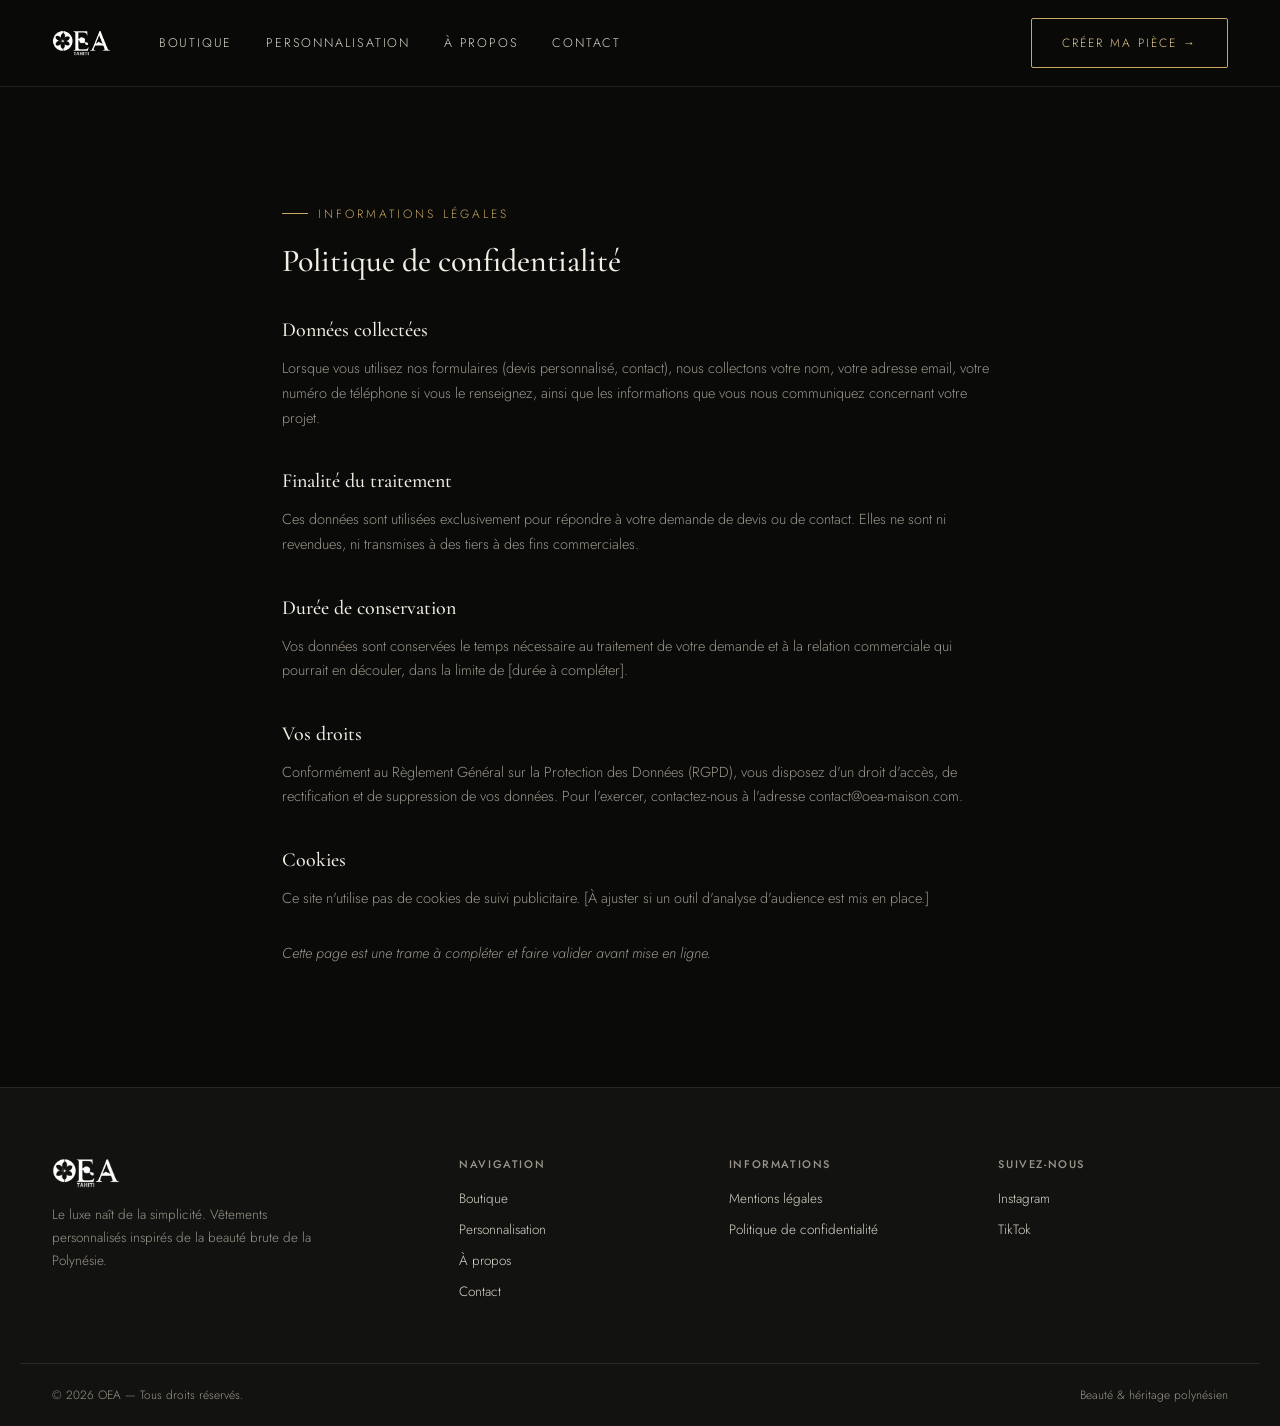
<file: oea/politique-confidentialite.html>
<!DOCTYPE html>
<html lang="fr">
<head>
<meta charset="UTF-8">
<meta name="viewport" content="width=device-width, initial-scale=1.0">
<title>Politique de confidentialité — OEA</title>
<link rel="icon" href="data:,">
<link rel="stylesheet" href="css/style.css">
</head>
<body>

<header class="site-header">
  <div class="header-inner">
    <a href="index.html" class="logo" aria-label="OEA Tahiti — accueil">
      <img src="assets/images/logo-oea-mark-dark.png" alt="OEA Tahiti" class="logo-mark-img">
    </a>
    <nav class="main-nav" id="main-nav">
      <a href="boutique.html">Boutique</a>
      <a href="personnalisation.html">Personnalisation</a>
      <a href="a-propos.html">À propos</a>
      <a href="contact.html">Contact</a>
    </nav>
    <a href="personnalisation.html#devis" class="btn btn-outline-gold header-cta">Créer ma pièce →</a>
    <button class="nav-toggle" id="navToggle" aria-label="Ouvrir le menu" aria-expanded="false">☰</button>
  </div>
</header>

<main>
  <section class="section">
    <div class="container legal-content">
      <span class="eyebrow">Informations légales</span>
      <h1 style="font-size:32px; margin-bottom:30px;">Politique de confidentialité</h1>

      <h2>Données collectées</h2>
      <p>Lorsque vous utilisez nos formulaires (devis personnalisé, contact), nous collectons votre nom, votre adresse email, votre numéro de téléphone si vous le renseignez, ainsi que les informations que vous nous communiquez concernant votre projet.</p>

      <h2>Finalité du traitement</h2>
      <p>Ces données sont utilisées exclusivement pour répondre à votre demande de devis ou de contact. Elles ne sont ni revendues, ni transmises à des tiers à des fins commerciales.</p>

      <h2>Durée de conservation</h2>
      <p>Vos données sont conservées le temps nécessaire au traitement de votre demande et à la relation commerciale qui pourrait en découler, dans la limite de [durée à compléter].</p>

      <h2>Vos droits</h2>
      <p>Conformément au Règlement Général sur la Protection des Données (RGPD), vous disposez d'un droit d'accès, de rectification et de suppression de vos données. Pour l'exercer, contactez-nous à l'adresse contact@oea-maison.com.</p>

      <h2>Cookies</h2>
      <p>Ce site n'utilise pas de cookies de suivi publicitaire. [À ajuster si un outil d'analyse d'audience est mis en place.]</p>

      <p style="margin-top:30px; font-style:italic;">Cette page est une trame à compléter et faire valider avant mise en ligne.</p>
    </div>
  </section>
</main>

<footer class="site-footer">
  <div class="container footer-inner">
    <div class="footer-brand">
      <span class="logo">
        <img src="assets/images/logo-oea-mark-dark.png" alt="OEA Tahiti" class="logo-mark-img">
      </span>
      <p>Le luxe naît de la simplicité. Vêtements personnalisés inspirés de la beauté brute de la Polynésie.</p>
    </div>
    <div class="footer-col">
      <h4>Navigation</h4>
      <a href="boutique.html">Boutique</a>
      <a href="personnalisation.html">Personnalisation</a>
      <a href="a-propos.html">À propos</a>
      <a href="contact.html">Contact</a>
    </div>
    <div class="footer-col">
      <h4>Informations</h4>
      <a href="mentions-legales.html">Mentions légales</a>
      <a href="politique-confidentialite.html">Politique de confidentialité</a>
    </div>
    <div class="footer-col">
      <h4>Suivez-nous</h4>
      <a href="#" target="_blank" rel="noopener">Instagram</a>
      <a href="#" target="_blank" rel="noopener">TikTok</a>
    </div>
  </div>
  <div class="footer-bottom">
    <span>© <span data-year>2026</span> OEA — Tous droits réservés.</span>
    <span>Beauté &amp; héritage polynésien</span>
  </div>
</footer>

<script src="js/main.js"></script>
</body>
</html>
</file>
<file: oea/css/style.css>
/* ==========================================================================
   OEA Tahiti — feuille de style principale
   Marque minimaliste, luxe & héritage polynésien
   ========================================================================== */

@import url('https://fonts.googleapis.com/css2?family=Cormorant+Garamond:ital,wght@0,400;0,500;0,600;1,400;1,500&family=Jost:wght@300;400;500;600&display=swap');

:root {
  /* Couleurs */
  --oea-black: #0a0a09;
  --oea-black-soft: #121210;
  --oea-panel: #16160f;
  --oea-border: rgba(240, 235, 220, 0.1);
  --oea-cream: #f3efe4;
  --oea-text: #d9d5c9;
  --oea-text-muted: #9b968a;
  --oea-gold: #c9a866;
  --oea-gold-light: #e3c98d;
  --oea-blue: #7c9cc4;
  --oea-lagoon-1: #0d2b30;
  --oea-lagoon-2: #123a3f;
  --oea-lagoon-3: #1c5a5e;

  /* Typo */
  --font-display: 'Cormorant Garamond', 'Georgia', serif;
  --font-body: 'Jost', 'Segoe UI', sans-serif;

  /* Rythme */
  --container: 1240px;
  --radius: 2px;
}

* { box-sizing: border-box; }
html { scroll-behavior: smooth; }

html, body {
  margin: 0;
  padding: 0;
  background: var(--oea-black);
  color: var(--oea-text);
  font-family: var(--font-body);
  font-weight: 300;
  -webkit-font-smoothing: antialiased;
}

body { overflow-x: hidden; }

a { color: inherit; text-decoration: none; }
img { max-width: 100%; display: block; }
button { font-family: inherit; cursor: pointer; }

h1, h2, h3, h4 {
  font-family: var(--font-display);
  font-weight: 500;
  color: var(--oea-cream);
  line-height: 1.15;
  margin: 0;
}

em, .accent {
  font-style: italic;
  color: var(--oea-gold-light);
  font-weight: 500;
}

p { margin: 0; line-height: 1.7; color: var(--oea-text); }

.container {
  max-width: var(--container);
  margin: 0 auto;
  padding: 0 32px;
}

.eyebrow {
  display: inline-flex;
  align-items: center;
  gap: 10px;
  font-family: var(--font-body);
  font-size: 12px;
  letter-spacing: 3px;
  text-transform: uppercase;
  color: var(--oea-gold);
  margin-bottom: 20px;
}
.eyebrow::before {
  content: "";
  width: 26px;
  height: 1px;
  background: var(--oea-gold);
  display: inline-block;
}

.reduced-motion-safe { transition: none !important; animation: none !important; }
@media (prefers-reduced-motion: reduce) {
  * { transition: none !important; animation: none !important; scroll-behavior: auto !important; }
}

/* ------------------------- Boutons ------------------------- */
.btn {
  display: inline-flex;
  align-items: center;
  gap: 8px;
  padding: 15px 30px;
  font-family: var(--font-body);
  font-size: 12px;
  letter-spacing: 2px;
  text-transform: uppercase;
  border: 1px solid transparent;
  border-radius: var(--radius);
  transition: all 0.25s ease;
  white-space: nowrap;
}
.btn-gold {
  background: var(--oea-gold);
  color: var(--oea-black);
  font-weight: 500;
}
.btn-gold:hover { background: var(--oea-gold-light); transform: translateY(-1px); }
.btn-outline {
  border-color: rgba(243, 239, 228, 0.35);
  color: var(--oea-cream);
}
.btn-outline:hover { border-color: var(--oea-cream); background: rgba(255,255,255,0.04); }
.btn-outline-gold {
  border-color: var(--oea-gold);
  color: var(--oea-gold-light);
}
.btn-outline-gold:hover { background: rgba(201, 168, 102, 0.1); }
.btn:focus-visible, a:focus-visible, button:focus-visible, input:focus-visible, textarea:focus-visible, select:focus-visible {
  outline: 2px solid var(--oea-gold-light);
  outline-offset: 3px;
}
.btn:disabled { opacity: 0.6; cursor: default; transform: none !important; }
.btn-block { width: 100%; justify-content: center; }

/* ------------------------- Header ------------------------- */
.site-header {
  position: sticky;
  top: 0;
  z-index: 100;
  background: rgba(10, 10, 9, 0.82);
  backdrop-filter: blur(10px);
  border-bottom: 1px solid var(--oea-border);
}
.header-inner {
  max-width: var(--container);
  margin: 0 auto;
  padding: 18px 32px;
  display: flex;
  align-items: center;
  gap: 40px;
}
.logo { display: flex; align-items: center; flex-shrink: 0; }
.logo-mark-img { display: block; height: 26px; width: auto; }
.footer-brand .logo-mark-img { height: 30px; }
/* Version agrandie et authentique pour la section symbolique (à propos) */
.logo-showcase-card {
  max-width: 420px;
  margin: 0 auto 8px;
  background: var(--oea-cream);
  border-radius: var(--radius);
  padding: 34px 30px 26px;
  display: flex;
  justify-content: center;
}
.logo-showcase-card img { display: block; height: 90px; width: auto; }
.logo-showcase-caption {
  text-align: center;
  font-family: var(--font-body);
  font-size: 12px;
  color: var(--oea-text-muted);
  margin-bottom: 50px;
}
.main-nav {
  display: flex;
  gap: 34px;
  margin: 0 auto 0 8px;
  flex: 1;
}
.main-nav a {
  font-size: 12.5px;
  letter-spacing: 1.8px;
  text-transform: uppercase;
  color: var(--oea-text);
  padding: 6px 0;
  border-bottom: 1px solid transparent;
  transition: color 0.2s ease, border-color 0.2s ease;
}
.main-nav a:hover, .main-nav a[aria-current="page"] {
  color: var(--oea-cream);
  border-color: var(--oea-gold);
}
.header-cta { flex-shrink: 0; }
.nav-toggle {
  display: none;
  background: none;
  border: 1px solid var(--oea-border);
  color: var(--oea-cream);
  width: 40px;
  height: 40px;
  font-size: 18px;
  border-radius: var(--radius);
}

/* Icône panier (header) */
.cart-link {
  position: relative;
  display: inline-flex;
  align-items: center;
  justify-content: center;
  width: 40px;
  height: 40px;
  color: var(--oea-gold-light);
  flex-shrink: 0;
  border-radius: var(--radius);
  transition: color 0.2s ease, background 0.2s ease;
}
.cart-link:hover { color: var(--oea-gold); background: rgba(255,255,255,0.04); }
.cart-icon { width: 21px; height: 21px; }
.cart-badge {
  position: absolute;
  top: 2px;
  right: 2px;
  min-width: 16px;
  height: 16px;
  padding: 0 4px;
  border-radius: 999px;
  background: var(--oea-gold);
  color: var(--oea-black);
  font-family: var(--font-body);
  font-size: 10px;
  font-weight: 600;
  display: flex;
  align-items: center;
  justify-content: center;
  line-height: 1;
  transform: scale(0);
  transition: transform 0.2s ease;
}
.cart-link.has-items .cart-badge { transform: scale(1); }
.cart-badge.pulse { animation: cartPulse 0.4s ease; }
@keyframes cartPulse {
  0% { transform: scale(1); }
  45% { transform: scale(1.4); }
  100% { transform: scale(1); }
}

@media (max-width: 900px) {
  .main-nav { display: none; }
  .header-cta { display: none; }
  .nav-toggle { display: block; }
  .header-inner { justify-content: space-between; padding: 16px 20px; gap: 14px; }
  .main-nav.open {
    display: flex;
    flex-direction: column;
    position: absolute;
    top: 100%;
    left: 0;
    right: 0;
    background: var(--oea-black-soft);
    border-bottom: 1px solid var(--oea-border);
    padding: 18px 24px 26px;
    gap: 18px;
    margin: 0;
  }
  .main-nav.open + .header-cta,
  .header-cta.open { display: inline-flex; }
}

/* ------------------------- Hero ------------------------- */
.hero {
  position: relative;
  min-height: 88vh;
  display: flex;
  align-items: center;
  overflow: hidden;
  background: radial-gradient(ellipse at 75% 30%, var(--oea-lagoon-3) 0%, var(--oea-lagoon-2) 38%, var(--oea-lagoon-1) 62%, var(--oea-black) 100%);
}
.hero-bg-img {
  position: absolute;
  inset: 0;
  width: 100%;
  height: 100%;
  object-fit: cover;
  object-position: center;
}
.hero::after {
  content: "";
  position: absolute;
  inset: 0;
  background: linear-gradient(90deg, rgba(10,10,9,0.86) 0%, rgba(10,10,9,0.55) 42%, rgba(10,10,9,0.15) 68%, rgba(10,10,9,0.35) 100%);
  pointer-events: none;
}
.hero-inner {
  position: relative;
  z-index: 2;
  max-width: var(--container);
  margin: 0 auto;
  padding: 0 32px;
  width: 100%;
}
.hero-content { max-width: 640px; }
.hero h1 {
  font-size: clamp(34px, 5vw, 58px);
  margin-bottom: 24px;
}
.hero p.lead {
  font-size: 16px;
  color: var(--oea-text);
  max-width: 520px;
  margin-bottom: 34px;
}
.hero-ctas { display: flex; gap: 16px; flex-wrap: wrap; margin-bottom: 22px; }
.hero-note { font-size: 12px; color: var(--oea-text-muted); letter-spacing: 0.5px; }

/* ------------------------- Sections génériques ------------------------- */
.section { padding: 110px 0; }
.section-tight { padding: 70px 0; }
.section-head { display: flex; justify-content: space-between; align-items: flex-end; gap: 24px; margin-bottom: 56px; flex-wrap: wrap; }
.section-head h2 { font-size: clamp(28px, 3.4vw, 42px); max-width: 620px; }
.section-head .section-link { font-size: 12px; letter-spacing: 2px; text-transform: uppercase; color: var(--oea-gold-light); border-bottom: 1px solid rgba(201,168,102,0.4); padding-bottom: 4px; white-space: nowrap; }
.section-head .section-link:hover { border-color: var(--oea-gold-light); }
.section-alt { background: var(--oea-black-soft); }
.section-lede { max-width: 640px; margin: 0 auto 56px; text-align: center; }
.section-lede p { color: var(--oea-text-muted); font-size: 15px; }

/* ------------------------- Grille produits ------------------------- */
.product-grid {
  display: grid;
  grid-template-columns: repeat(4, 1fr);
  gap: 26px;
}
.product-card {
  background: var(--oea-panel);
  border: 1px solid var(--oea-border);
  border-radius: var(--radius);
  overflow: hidden;
  transition: border-color 0.25s ease, transform 0.25s ease;
}
.product-card:hover { border-color: rgba(201,168,102,0.4); transform: translateY(-4px); }
.product-media {
  position: relative;
  aspect-ratio: 4 / 5;
  background: linear-gradient(160deg, var(--oea-lagoon-2), var(--oea-black-soft));
  overflow: hidden;
}
.product-media img { width: 100%; height: 100%; object-fit: cover; }
.product-media a { display: block; width: 100%; height: 100%; }
.product-media a img { transition: transform 0.4s ease; }
.product-media a:hover img { transform: scale(1.04); }
.product-badge {
  position: absolute;
  top: 14px;
  left: 14px;
  background: rgba(10,10,9,0.72);
  border: 1px solid rgba(201,168,102,0.5);
  color: var(--oea-gold-light);
  font-size: 10px;
  letter-spacing: 1.6px;
  text-transform: uppercase;
  padding: 5px 10px;
}
.product-body { padding: 20px 20px 22px; }
.product-body h3 { font-size: 21px; margin-bottom: 6px; }
.product-body .desc { font-size: 13.5px; color: var(--oea-text-muted); margin-bottom: 16px; }

/* Pied de carte produit : prix + CTA compact sur une ligne, lisible et discret */
.product-foot {
  display: flex;
  align-items: center;
  justify-content: space-between;
  gap: 12px;
  padding-top: 16px;
  margin-top: 2px;
  border-top: 1px solid var(--oea-border);
}
.product-price-row { display: flex; align-items: baseline; gap: 6px; white-space: nowrap; flex-shrink: 0; }
.product-price-amount {
  font-family: var(--font-display);
  font-size: 23px;
  color: var(--oea-cream);
  letter-spacing: 0.2px;
  line-height: 1;
  white-space: nowrap;
}
.product-price-amount .price-decimals { font-size: 14px; color: var(--oea-text-muted); }
.product-price-currency {
  font-size: 10.5px;
  letter-spacing: 1.6px;
  text-transform: uppercase;
  color: var(--oea-gold-light);
  white-space: nowrap;
}
/* Ancienne mise en page (conservée pour compatibilité, non utilisée par le rendu Airtable actuel) */
.product-price { font-family: var(--font-display); font-size: 19px; color: var(--oea-cream); }
.product-link { font-size: 11px; letter-spacing: 1.4px; text-transform: uppercase; color: var(--oea-gold-light); background: none; border: none; padding: 0; }
.product-link:hover { color: var(--oea-cream); }

.btn-add-cart {
  padding: 9px 16px;
  font-size: 10.5px;
  letter-spacing: 1.6px;
  flex-shrink: 0;
}
.btn-add-cart.added {
  background: var(--oea-gold);
  border-color: var(--oea-gold);
  color: var(--oea-black);
}

@media (max-width: 380px) {
  .product-foot { flex-wrap: wrap; }
}

@media (max-width: 1000px) { .product-grid { grid-template-columns: repeat(2, 1fr); } }
@media (max-width: 560px) { .product-grid { grid-template-columns: 1fr; } }

/* ------------------------- Maison / à propos split ------------------------- */
.split {
  display: grid;
  grid-template-columns: 0.9fr 1fr;
  gap: 70px;
  align-items: center;
}
.split-media { position: relative; }
.split-media .frame {
  position: relative;
  aspect-ratio: 3 / 4;
  background: linear-gradient(155deg, #3a2a12, #1a1206 60%, #0a0a09);
  border-radius: var(--radius);
  overflow: hidden;
}
.split-media .frame img { width: 100%; height: 100%; object-fit: cover; }
.split-tag {
  position: absolute;
  left: -1px;
  bottom: -1px;
  background: var(--oea-black);
  border: 1px solid var(--oea-border);
  padding: 20px 26px;
  max-width: 250px;
}
.split-tag .tag-title { font-family: var(--font-display); font-style: italic; color: var(--oea-gold-light); font-size: 20px; margin-bottom: 6px; }
.split-tag .tag-sub { font-size: 10.5px; letter-spacing: 1.4px; text-transform: uppercase; color: var(--oea-text-muted); }
.split-copy h2 { font-size: clamp(28px, 3.6vw, 44px); margin-bottom: 22px; }
.split-copy p { color: var(--oea-text-muted); margin-bottom: 18px; font-size: 15px; }
.stat-row { display: flex; gap: 42px; margin-top: 36px; padding-top: 30px; border-top: 1px solid var(--oea-border); flex-wrap: wrap; }
.stat-row .stat-num { font-family: var(--font-display); font-size: 28px; color: var(--oea-cream); }
.stat-row .stat-label { font-size: 10.5px; letter-spacing: 1.4px; text-transform: uppercase; color: var(--oea-text-muted); margin-top: 4px; }

@media (max-width: 880px) {
  .split { grid-template-columns: 1fr; gap: 40px; }
  .split-media .frame { aspect-ratio: 16/10; }
  .split-tag { position: static; margin-top: -1px; max-width: none; }
}

/* ------------------------- Feature grid (l'art de faire) ------------------------- */
.feature-grid {
  display: grid;
  grid-template-columns: repeat(4, 1fr);
  gap: 1px;
  background: var(--oea-border);
  border: 1px solid var(--oea-border);
}
.feature-card { background: var(--oea-black); padding: 34px 28px; }
.feature-icon { width: 30px; height: 30px; color: var(--oea-gold); margin-bottom: 20px; }
.feature-icon svg { width: 100%; height: 100%; }
.feature-card h3 { font-size: 18px; margin-bottom: 10px; }
.feature-card p { font-size: 13.5px; color: var(--oea-text-muted); }

@media (max-width: 900px) { .feature-grid { grid-template-columns: repeat(2, 1fr); } }
@media (max-width: 540px) { .feature-grid { grid-template-columns: 1fr; } }

/* ------------------------- Process (étapes) ------------------------- */
.process-list { display: grid; grid-template-columns: repeat(4, 1fr); gap: 26px; counter-reset: step; }
.process-step { position: relative; padding-top: 34px; border-top: 1px solid var(--oea-border); }
.process-step::before {
  counter-increment: step;
  content: "0" counter(step);
  font-family: var(--font-display);
  font-size: 15px;
  color: var(--oea-gold);
  display: block;
  margin-bottom: 14px;
  letter-spacing: 1px;
}
.process-step h3 { font-size: 17px; margin-bottom: 8px; }
.process-step p { font-size: 13.5px; color: var(--oea-text-muted); }
@media (max-width: 900px) { .process-list { grid-template-columns: repeat(2, 1fr); } }
@media (max-width: 540px) { .process-list { grid-template-columns: 1fr; } }

/* ------------------------- CTA bandeau ------------------------- */
.cta-banner {
  position: relative;
  padding: 90px 0;
  text-align: center;
  background: radial-gradient(ellipse at center, var(--oea-lagoon-2) 0%, var(--oea-black) 72%);
  border-top: 1px solid var(--oea-border);
  border-bottom: 1px solid var(--oea-border);
}
.cta-banner h2 { font-size: clamp(26px, 3.4vw, 40px); max-width: 620px; margin: 0 auto 18px; }
.cta-banner p { color: var(--oea-text-muted); max-width: 480px; margin: 0 auto 34px; }
.cta-banner .ctas { display: flex; justify-content: center; gap: 16px; flex-wrap: wrap; }

/* ------------------------- Devis / formulaire ------------------------- */
.devis-section { padding: 110px 0; }
.devis-grid { display: grid; grid-template-columns: 1fr 1.1fr; gap: 60px; align-items: center; }
.devis-visual { position: relative; aspect-ratio: 3/4; border-radius: var(--radius); overflow: hidden; background: linear-gradient(160deg, #24211a, #0a0a09 70%); }
.devis-visual img { width: 100%; height: 100%; object-fit: cover; opacity: 0.9; }
.devis-copy h2 { font-size: clamp(28px, 3.6vw, 42px); margin-bottom: 20px; }
.devis-copy p { color: var(--oea-text-muted); margin-bottom: 26px; font-size: 15px; max-width: 440px; }
.devis-points { list-style: none; margin: 0 0 0; padding: 0; }
.devis-points li { display: flex; align-items: baseline; gap: 10px; margin-bottom: 12px; font-size: 14px; color: var(--oea-text); }
.devis-points li::before { content: "☼"; color: var(--oea-gold); font-size: 13px; }

.devis-form {
  background: var(--oea-panel);
  border: 1px solid var(--oea-border);
  padding: 40px;
  border-radius: var(--radius);
}
.devis-form h3 { font-size: 22px; margin-bottom: 8px; }
.devis-form > p { color: var(--oea-text-muted); font-size: 13.5px; margin-bottom: 26px; }
.form-row { display: grid; grid-template-columns: 1fr 1fr; gap: 18px; margin-bottom: 18px; }
.field label {
  display: block;
  font-size: 10.5px;
  letter-spacing: 1.6px;
  text-transform: uppercase;
  color: var(--oea-text-muted);
  margin-bottom: 8px;
}
.field input, .field select, .field textarea {
  width: 100%;
  background: var(--oea-black);
  border: 1px solid var(--oea-border);
  color: var(--oea-cream);
  padding: 12px 14px;
  font-family: var(--font-body);
  font-size: 14px;
  border-radius: var(--radius);
}
.field input::placeholder, .field textarea::placeholder { color: #55524a; }
.field input:focus, .field select:focus, .field textarea:focus {
  border-color: var(--oea-gold);
  outline: none;
}
.field textarea { resize: vertical; min-height: 110px; }
.field-full { grid-column: 1 / -1; margin-bottom: 18px; }
.form-submit { width: 100%; justify-content: center; margin-top: 6px; }
.form-note { text-align: center; font-size: 11.5px; color: var(--oea-text-muted); margin-top: 14px; }
.form-status {
  display: none;
  align-items: center;
  gap: 10px;
  padding: 12px 14px;
  border: 1px solid rgba(201,168,102,0.4);
  background: rgba(201,168,102,0.08);
  color: var(--oea-gold-light);
  font-size: 13px;
  margin-bottom: 18px;
  border-radius: var(--radius);
}
.form-status.show { display: flex; }
.form-status.error { border-color: #a35b4a; background: rgba(163,91,74,0.1); color: #e3a494; }

@media (max-width: 880px) {
  .devis-grid { grid-template-columns: 1fr; }
  .devis-visual { aspect-ratio: 16/9; }
}
@media (max-width: 560px) {
  .form-row { grid-template-columns: 1fr; }
  .devis-form { padding: 26px; }
}

/* ------------------------- Contact simple ------------------------- */
.contact-grid { display: grid; grid-template-columns: 1fr 1fr; gap: 60px; }
.contact-info h2 { font-size: clamp(26px, 3.4vw, 38px); margin-bottom: 20px; }
.contact-info p { color: var(--oea-text-muted); margin-bottom: 30px; font-size: 15px; max-width: 420px; }
.contact-detail { margin-bottom: 22px; }
.contact-detail .label { font-size: 10.5px; letter-spacing: 1.6px; text-transform: uppercase; color: var(--oea-gold); margin-bottom: 6px; }
.contact-detail .value { font-size: 16px; color: var(--oea-cream); font-family: var(--font-display); }
@media (max-width: 880px) { .contact-grid { grid-template-columns: 1fr; } }

/* ------------------------- Modal produit ------------------------- */
.modal-overlay {
  position: fixed; inset: 0; background: rgba(10,10,9,0.86);
  display: none; align-items: center; justify-content: center;
  z-index: 200; padding: 24px; backdrop-filter: blur(4px);
}
.modal-overlay.open { display: flex; }
.modal-box {
  background: var(--oea-panel); border: 1px solid var(--oea-border);
  max-width: 560px; width: 100%; padding: 40px; position: relative; border-radius: var(--radius);
}
.modal-close {
  position: absolute; top: 16px; right: 16px; background: none; border: none;
  color: var(--oea-text-muted); font-size: 20px; line-height: 1;
}
.modal-close:hover { color: var(--oea-cream); }
.modal-badge { font-size: 10px; letter-spacing: 1.6px; text-transform: uppercase; color: var(--oea-gold-light); border: 1px solid rgba(201,168,102,0.5); display: inline-block; padding: 5px 10px; margin-bottom: 16px; }
.modal-box h3 { font-size: 28px; margin-bottom: 8px; }
.modal-price { font-family: var(--font-display); font-size: 20px; color: var(--oea-gold-light); margin-bottom: 18px; display: block; }
.modal-box p.modal-desc { color: var(--oea-text-muted); margin-bottom: 26px; font-size: 14.5px; }
.modal-actions { display: flex; gap: 14px; flex-wrap: wrap; }

/* ------------------------- Carrousel ------------------------- */
.carousel-section { padding: 100px 0; }
.carousel { position: relative; }
.carousel-track {
  display: flex;
  gap: 26px;
  overflow-x: auto;
  scroll-snap-type: x mandatory;
  scrollbar-width: none;
  padding-bottom: 4px;
}
.carousel-track::-webkit-scrollbar { display: none; }
.carousel-slide { flex: 0 0 auto; width: min(320px, 78vw); scroll-snap-align: start; }
.carousel-media {
  aspect-ratio: 4 / 5;
  border-radius: var(--radius);
  overflow: hidden;
  background: linear-gradient(160deg, var(--oea-lagoon-2), var(--oea-black-soft));
  border: 1px solid var(--oea-border);
}
.carousel-media img { width: 100%; height: 100%; object-fit: cover; }
.carousel-caption { margin-top: 16px; text-align: center; }
.carousel-caption .cap-title { font-family: var(--font-display); font-size: 18px; color: var(--oea-cream); }
.carousel-caption .cap-sub { font-size: 12px; color: var(--oea-text-muted); margin-top: 4px; }
.carousel-controls { display: flex; align-items: center; justify-content: center; gap: 20px; margin-top: 34px; }
.carousel-btn {
  width: 42px; height: 42px; border-radius: 50%;
  border: 1px solid var(--oea-border); background: var(--oea-black-soft);
  color: var(--oea-cream); font-size: 16px;
  display: flex; align-items: center; justify-content: center;
  transition: border-color 0.2s ease, color 0.2s ease;
}
.carousel-btn:hover { border-color: var(--oea-gold); color: var(--oea-gold-light); }
.carousel-dots { display: flex; gap: 9px; }
.carousel-dot { width: 7px; height: 7px; border-radius: 50%; background: var(--oea-border); border: none; padding: 0; }
.carousel-dot.active { background: var(--oea-gold); }

/* ------------------------- Panier ------------------------- */
.cart-layout { display: grid; grid-template-columns: 1fr 380px; gap: 60px; align-items: start; }
.cart-lines { display: flex; flex-direction: column; gap: 28px; }
.cart-line {
  display: grid;
  grid-template-columns: 96px 1fr auto auto;
  gap: 24px;
  align-items: center;
  padding: 8px 8px 28px;
  border-bottom: 1px solid var(--oea-border);
}
.cart-line-media { width: 96px; height: 96px; border-radius: var(--radius); overflow: hidden; background: var(--oea-panel); flex-shrink: 0; }
.cart-line-media img { width: 100%; height: 100%; object-fit: cover; }
.cart-line-info { display: flex; flex-direction: column; gap: 4px; }
.cart-line-name { font-family: var(--font-display); font-size: 19px; color: var(--oea-cream); line-height: 1.3; }
.cart-line-price { font-size: 12.5px; color: var(--oea-text-muted); margin-bottom: 8px; }
.cart-line-qty {
  display: inline-flex;
  align-items: center;
  gap: 4px;
  border: 1px solid var(--oea-border);
  border-radius: 999px;
  padding: 4px;
  width: fit-content;
}
.qty-btn {
  background: none;
  border: 1px solid transparent;
  color: var(--oea-cream);
  font-size: 15px;
  width: 26px;
  height: 26px;
  border-radius: 50%;
  display: flex;
  align-items: center;
  justify-content: center;
  line-height: 1;
  transition: border-color 0.2s ease, color 0.2s ease, background 0.2s ease;
}
.qty-btn:hover { color: var(--oea-gold-light); border-color: rgba(201,168,102,0.4); background: rgba(201,168,102,0.08); }
.qty-value { font-size: 13.5px; min-width: 22px; text-align: center; }
.cart-line-total { font-family: var(--font-display); font-size: 19px; color: var(--oea-cream); white-space: nowrap; }
.cart-line-remove {
  background: none;
  border: 1px solid transparent;
  color: var(--oea-text-muted);
  font-size: 14px;
  width: 30px;
  height: 30px;
  border-radius: 50%;
  display: flex;
  align-items: center;
  justify-content: center;
  transition: border-color 0.2s ease, color 0.2s ease;
}
.cart-line-remove:hover { color: #e3a494; border-color: rgba(227,164,148,0.4); }

.cart-summary {
  background: var(--oea-panel);
  border: 1px solid var(--oea-border);
  padding: 38px 34px;
  border-radius: var(--radius);
  position: sticky;
  top: 100px;
}
.cart-summary h3 { font-size: 21px; margin-bottom: 26px; }
.cart-summary-row { display: flex; justify-content: space-between; align-items: baseline; font-size: 14.5px; color: var(--oea-text); margin-bottom: 16px; }
.cart-summary-note { color: var(--oea-text-muted); font-size: 12.5px; }
.cart-summary-total {
  border-top: 1px solid var(--oea-border);
  padding-top: 20px;
  margin-top: 8px;
  font-family: var(--font-display);
  font-size: 22px;
  color: var(--oea-cream);
}
.cart-summary .btn-block { margin-top: 24px; }
.cart-summary .form-note { margin-top: 16px; }

.cart-empty { text-align: center; padding: 60px 0 80px; }
.cart-empty p { color: var(--oea-text-muted); margin-bottom: 28px; font-size: 15px; }

@media (max-width: 880px) {
  .cart-layout { grid-template-columns: 1fr; gap: 46px; }
  .cart-summary { position: static; }
}
@media (max-width: 600px) {
  .cart-line { grid-template-columns: 76px 1fr; row-gap: 16px; position: relative; padding-right: 30px; }
  .cart-line-total { grid-column: 2; justify-self: start; }
  .cart-line-remove { position: absolute; top: 4px; right: 0; }
}

/* ------------------------- Footer ------------------------- */
.site-footer { background: var(--oea-black-soft); border-top: 1px solid var(--oea-border); padding: 70px 0 0; }
.footer-inner { display: grid; grid-template-columns: 1.6fr 1fr 1fr 1fr; gap: 40px; padding-bottom: 50px; }
.footer-brand .logo-text { font-size: 24px; }
.footer-brand p { color: var(--oea-text-muted); font-size: 13.5px; margin-top: 16px; max-width: 260px; }
.footer-col h4 { font-family: var(--font-body); font-size: 11px; letter-spacing: 1.6px; text-transform: uppercase; color: var(--oea-text-muted); font-weight: 500; margin-bottom: 18px; }
.footer-col a { display: block; font-size: 13.5px; color: var(--oea-text); margin-bottom: 12px; }
.footer-col a:hover { color: var(--oea-gold-light); }
.footer-bottom {
  border-top: 1px solid var(--oea-border);
  padding: 22px 32px;
  max-width: var(--container);
  margin: 0 auto;
  font-size: 12px;
  color: var(--oea-text-muted);
  display: flex;
  justify-content: space-between;
  flex-wrap: wrap;
  gap: 10px;
}
@media (max-width: 880px) {
  .footer-inner { grid-template-columns: 1fr 1fr; }
}
@media (max-width: 560px) {
  .footer-inner { grid-template-columns: 1fr; padding: 0 0 40px; }
}

/* ------------------------- Pages légales ------------------------- */
.legal-content { max-width: 780px; margin: 0 auto; }
.legal-content h2 { font-size: 20px; margin: 40px 0 14px; }
.legal-content h2:first-child { margin-top: 0; }
.legal-content p, .legal-content li { color: var(--oea-text-muted); font-size: 14.5px; margin-bottom: 12px; }
.legal-content ul { padding-left: 20px; }

/* ------------------------- Page hero (sous-pages) ------------------------- */
.page-hero { padding: 70px 0 20px; }
.page-hero .eyebrow { margin-bottom: 22px; }
.page-hero h1 { font-size: clamp(30px, 4vw, 46px); max-width: 720px; }
.page-hero p.lead { color: var(--oea-text-muted); max-width: 560px; margin-top: 20px; font-size: 15px; }

/* ------------------------- Bannière d'installation iOS ------------------------- */
.ios-install-banner {
  position: fixed;
  left: 16px;
  right: 16px;
  bottom: -120px;
  z-index: 300;
  background: var(--oea-panel);
  border: 1px solid var(--oea-gold);
  border-radius: 8px;
  padding: 18px 44px 18px 18px;
  box-shadow: 0 10px 30px rgba(0,0,0,0.5);
  transition: bottom 0.4s ease;
  max-width: 420px;
  margin: 0 auto;
}
.ios-install-banner.show { bottom: 20px; }
.ios-install-banner p { font-size: 13.5px; color: var(--oea-text); line-height: 1.6; margin: 0; }
.ios-install-banner strong { color: var(--oea-cream); font-family: var(--font-display); font-size: 15px; }
.ios-share-icon {
  display: inline-flex;
  align-items: center;
  justify-content: center;
  width: 18px;
  height: 18px;
  border: 1.5px solid var(--oea-gold-light);
  border-radius: 4px;
  color: var(--oea-gold-light);
  font-size: 12px;
  line-height: 1;
  margin: 0 1px;
}
.ios-install-close {
  position: absolute;
  top: 10px;
  right: 12px;
  background: none;
  border: none;
  color: var(--oea-text-muted);
  font-size: 16px;
  width: 24px;
  height: 24px;
}
.ios-install-close:hover { color: var(--oea-cream); }
</file>
